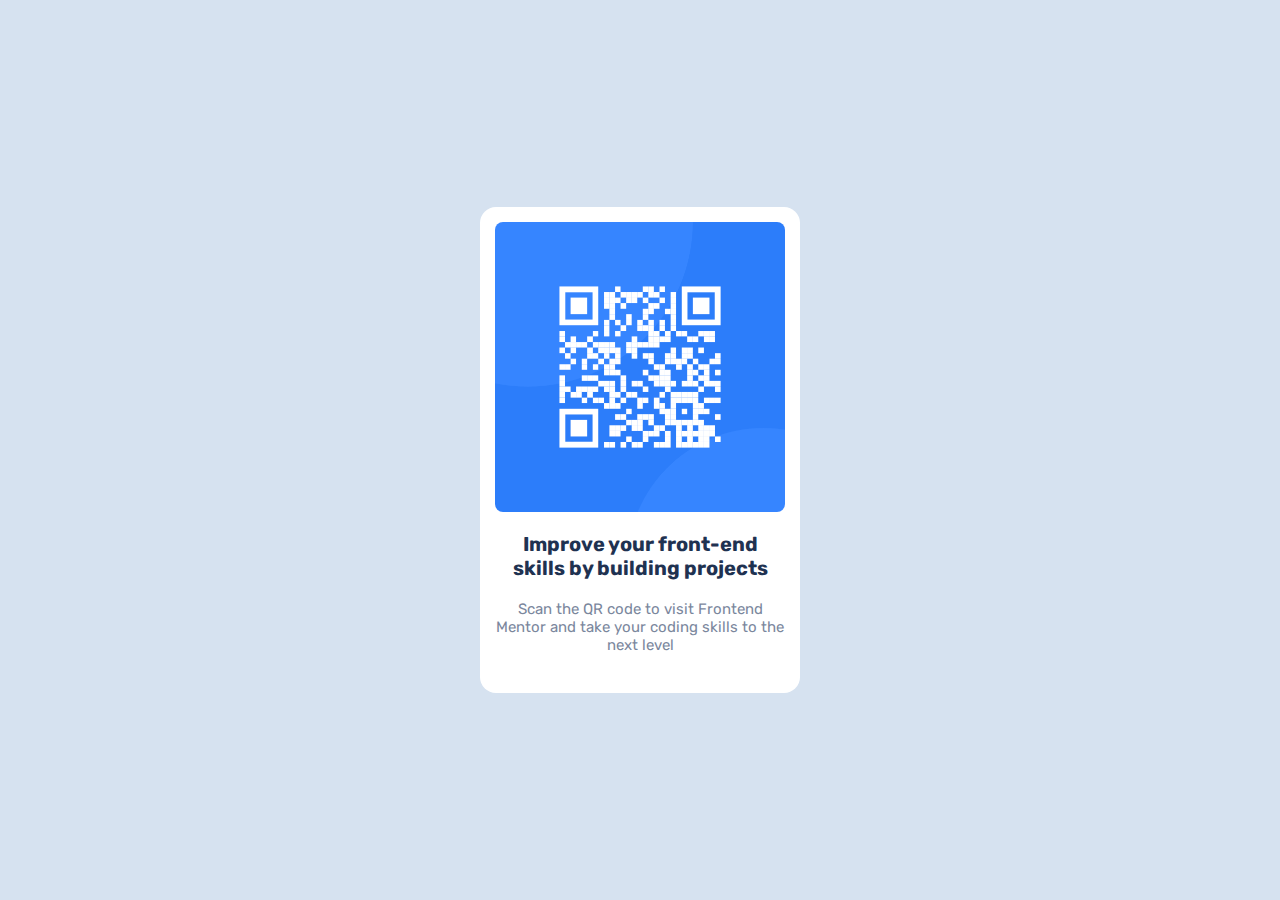
<file: index.html>
<!DOCTYPE html>
<html lang="en">
  <head>
    <meta charset="UTF-8" />
    <meta name="viewport" content="width=device-width, initial-scale=1.0" />
    <!-- displays site properly based on user's device -->

    <link
      rel="icon"
      type="image/png"
      sizes="32x32"
      href="./images/favicon-32x32.png"
    />

    <title>Frontend Mentor | QR code component</title>

    <link rel="preconnect" href="https://fonts.googleapis.com" />
    <link rel="preconnect" href="https://fonts.gstatic.com" crossorigin />
    <link
      href="https://fonts.googleapis.com/css2?family=Outfit:wght@400;700&family=Rubik:wght@300;500;600;800;900&display=swap"
      rel="stylesheet"
    />
    <link rel="stylesheet" href="style.css" />
  </head>
  <body>
    <main class="container">
      <img src="images/image-qr-code.png" alt="QR Code" />
      <h1>Improve your front-end skills by building projects</h1>
      <p>
        Scan the QR code to visit Frontend Mentor and take your coding skills to
        the next level
      </p>
    </main>

    <!-- <div class="attribution">
      Challenge by
      <a href="https://www.frontendmentor.io?ref=challenge" target="_blank"
        >Frontend Mentor</a
      >. Coded by <a href="https://github.com/abdallah-abde">Abdallah Abde</a>.
    </div> -->
  </body>
</html>
</file>
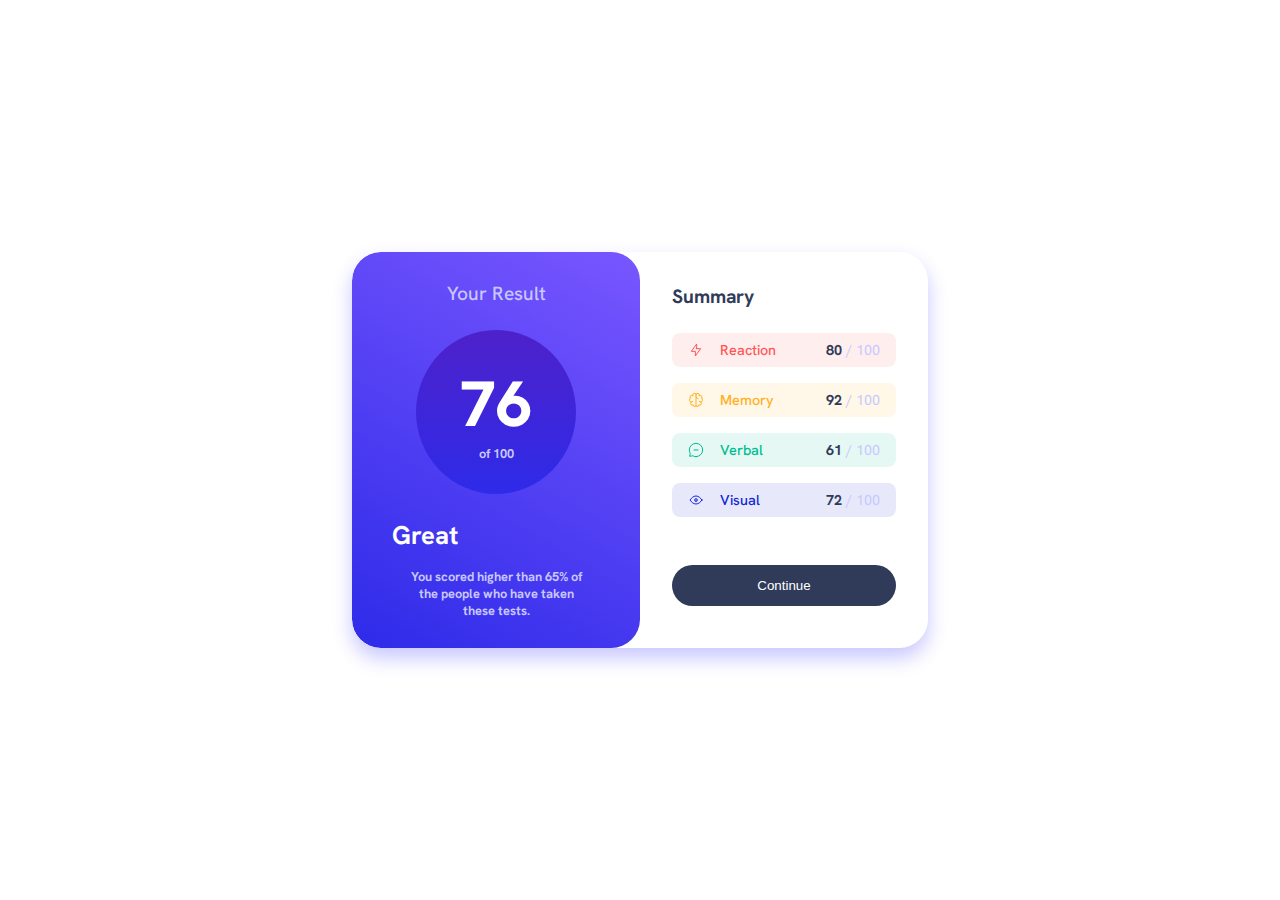
<file: results-summary-component/index.html>
<!DOCTYPE html>
<html lang="en">
  <head>
    <meta charset="UTF-8" />
    <meta name="viewport" content="width=device-width, initial-scale=1.0" />
    <!-- displays site properly based on user's device -->

    <link
      rel="icon"
      type="image/png"
      sizes="32x32"
      href="./assets/images/favicon-32x32.png"
    />

    <title>Frontend Mentor | Results summary component</title>
    <link rel="stylesheet" href="style.css" />
  </head>
  <body>
    <main class="container">
      <section class="result-panel">
        <h2 class="title">Your Result<h2/>
        <div class="score-area">
          <p class="score">76</p>
          <span>of 100</span>
        </div>
        <p class="grade">Great</p>
        <p class="desc">
          You scored higher than 65% of the people who have taken these tests.
        </p>
      </section>
      <section class="summary-panel">
        <h2 class="title title-dark">Summary</h2>
        <div class="category category-red">
          <img src="assets/images/icon-reaction.svg" alt=Reaction"" />
          <p class="label">Reaction</p>
          <p class="percentage"><span>80</span> / 100</p>
        </div>
        <div class="category category-yellow">
          <img src="assets/images/icon-memory.svg" alt="Memory" />
          <p class="label">Memory</p>
          <p class="percentage"><span>92</span> / 100</p>
        </div>
        <div class="category category-green">
          <img src="assets/images/icon-verbal.svg" alt="Verbal" />
          <p class="label">Verbal</p>
          <p class="percentage"><span>61</span> / 100</p>
        </div>
        <div class="category category-blue">
          <img src="assets/images/icon-visual.svg" alt="Visual" />
          <p class="label">Visual</p>
          <p class="percentage"><span>72</span> / 100</p>
        </div>
        <button class="cta">Continue</button>
      </section>
    </main>

    <!-- Your Result 76 of 100 Great You scored higher than 65% of the people who
    have taken these tests. Summary Reaction 80 / 100 Memory 92 / 100 Verbal 61
    / 100 Visual 72 / 100 Continue -->

    <!-- <div class="attribution">
      Challenge by
      <a href="https://www.frontendmentor.io?ref=challenge" target="_blank"
        >Frontend Mentor</a
      >. Coded by <a href="https://github.com/abdallah-abde">Abdallah Abde</a>.
    </div> -->
  </body>
</html>
</file>
<file: style.css>
:root {
  --ff-primary: "Outfit", sans-serif;
  --ff-secondary: "Rubik", sans-serif;

  --clr-white: hsl(0, 0%, 100%);
  --clr-light-gray: hsl(212, 45%, 89%);
  --clr-grayish-blue: hsl(220, 15%, 55%);
  --clr-dark-blue: hsl(218, 44%, 22%);
}

* {
  margin: 0;
  padding: 0;
  box-sizing: border-box;
}

body {
  font-family: var(--ff-secondary);
  display: flex;
  align-items: center;
  justify-content: center;
  height: 100vh;
  background: var(--clr-light-gray);
}

img {
  width: 100%;
}

.container {
  background: var(--clr-white);
  width: 320px;
  padding: 15px;
  border-radius: 16px;
  display: flex;
  flex-direction: column;
  gap: 20px;
  text-align: center;
}

.container img {
  border-radius: 8px;
}

.container h1 {
  font-size: 20px;
  font-weight: 700;
  color: var(--clr-dark-blue);
  padding-inline: 0px;
}

.container p {
  font-size: 15px;
  font-weight: 400;
  color: var(--clr-grayish-blue);
  padding-bottom: 24px;
}

@media (max-width: 375px) {
  .container {
    margin: 16px;
  }
}
</file>
<file: results-summary-component/style.css>
@font-face {
  font-family: "HankenGrotesk";
  src: url("assets/fonts/HankenGrotesk-VariableFont_wght.ttf");
}

:root {
  --ff-primary: "HankenGrotesk";
  --fw-500: 500;
  --fw-700: 700;
  --fw-800: 800;

  --clr-light-red: hsl(0, 100%, 67%);
  --clr-light-red-light: hsl(0, 100%, 67%, 0.1);
  --clr-orangey-yellow: hsl(39, 100%, 56%);
  --clr-orangey-yellow-light: hsl(39, 100%, 56%, 0.1);
  --clr-green-teal: hsl(166, 100%, 37%);
  --clr-green-teal-light: hsl(166, 100%, 37%, 0.1);
  --clr-cobalt-blue: hsl(234, 85%, 45%);
  --clr-cobalt-blue-light: hsl(234, 85%, 45%, 0.1);
  --clr-slate-blue: hsl(252, 100%, 67%);
  --clr-royal-blue: hsl(241, 81%, 54%);
  --clr-violet-blue: hsla(256, 72%, 46%, 1);
  --clr-persian-blue: hsla(241, 72%, 46%, 0);
  --clr-white: hsl(0, 0%, 100%);
  --clr-pale-blue: hsl(221, 100%, 96%);
  --clr-light-lavender: hsl(241, 100%, 89%);
  --clr-dark-gray-blue: hsl(224, 30%, 27%);
}

* {
  margin: 0;
  padding: 0;
  box-sizing: border-box;
}

body {
  font-family: var(--ff-primary), sans-serif;
  background: var(--clr-white);
  min-height: 100vh;
  display: flex;
  align-items: center;
  justify-content: center;
}

.container {
  display: flex;
  width: 36rem;
  border-radius: 1.8rem;
  overflow: hidden;
  box-shadow: 0px 10px 20px var(--clr-light-lavender);
}

.result-panel {
  background: linear-gradient(
    210deg,
    var(--clr-slate-blue),
    var(--clr-royal-blue)
  );
  display: flex;
  flex-direction: column;
  justify-content: space-evenly;
  align-items: center;
  padding: 1.8rem;
  border-radius: 1.8rem;
  color: var(--clr-white);
  width: 50%;
}

.title {
  color: var(--clr-light-lavender);
  font-weight: var(--fw-500);
  font-size: 1.2rem;
}

.result-panel .title {
  text-align: center;
}

.score-area {
  background: linear-gradient(
    180deg,
    var(--clr-violet-blue),
    var(--clr-royal-blue)
  );
  border-radius: 50%;
  width: 10rem;
  padding: 2rem;
  margin: 1.5rem;
  display: flex;
  flex-direction: column;
  align-content: center;
  justify-content: center;
  text-align: center;
}

.score-area span {
  color: var(--clr-light-lavender);
  font-size: 0.8rem;
}

.score {
  font-weight: 800;
  font-size: 4rem;
}

.grade {
  font-weight: 700;
  font-size: 1.6rem;
  padding-bottom: 1rem;
}

.desc {
  font-size: 0.8rem;
  width: 11rem;
  margin: auto;
  text-align: center;
  color: var(--clr-light-lavender);
}

.summary-panel {
  padding: 2rem;
  display: flex;
  flex-direction: column;
  gap: 1rem;
  width: 50%;
}

.title-dark {
  color: var(--clr-dark-gray-blue);
  font-weight: var(--fw-700);
  margin-bottom: 0.5rem;
}

.category {
  width: 100%;
  display: flex;
  justify-content: flex-start;
  align-items: center;
  padding: 0.5rem;
  padding-inline: 1rem;
  border-radius: 0.5rem;
  gap: 1rem;
  font-size: 0.9rem;
}

.category-red {
  background: var(--clr-light-red-light);
  color: var(--clr-light-red);
}

.category-yellow {
  background: var(--clr-orangey-yellow-light);
  color: var(--clr-orangey-yellow);
}

.category-green {
  background: var(--clr-green-teal-light);
  color: var(--clr-green-teal);
}

.category-blue {
  background: var(--clr-cobalt-blue-light);
  color: var(--clr-cobalt-blue);
}

.label {
  font-weight: var(--fw-500);
}

.percentage {
  text-align: right;
  flex-grow: 1;
  color: var(--clr-light-lavender);
}

.percentage span {
  color: var(--clr-dark-gray-blue);
  font-weight: var(--fw-700);
}

img {
  width: 1rem;
  max-width: 100%;
}

.cta {
  margin-top: 2rem;
  background: var(--clr-dark-gray-blue);
  color: var(--clr-white);
  border: none;
  padding: 0.8rem;
  border-radius: 2rem;
}

@media (max-width: 625px) {
  .container {
    width: 100%;
    flex-direction: column;
    overflow: auto;
    border-radius: 0;
  }

  .result-panel {
    border-radius: 0 0 1.8rem 1.8rem;
    width: 100%;
  }

  .desc {
    width: 100%;
    padding-inline: 2rem;
  }

  .summary-panel {
    width: 100%;
  }

  .category {
    padding: 1rem;
  }

  .cta {
    padding: 1rem;
    margin-top: 0.75rem;
  }
}
</file>
